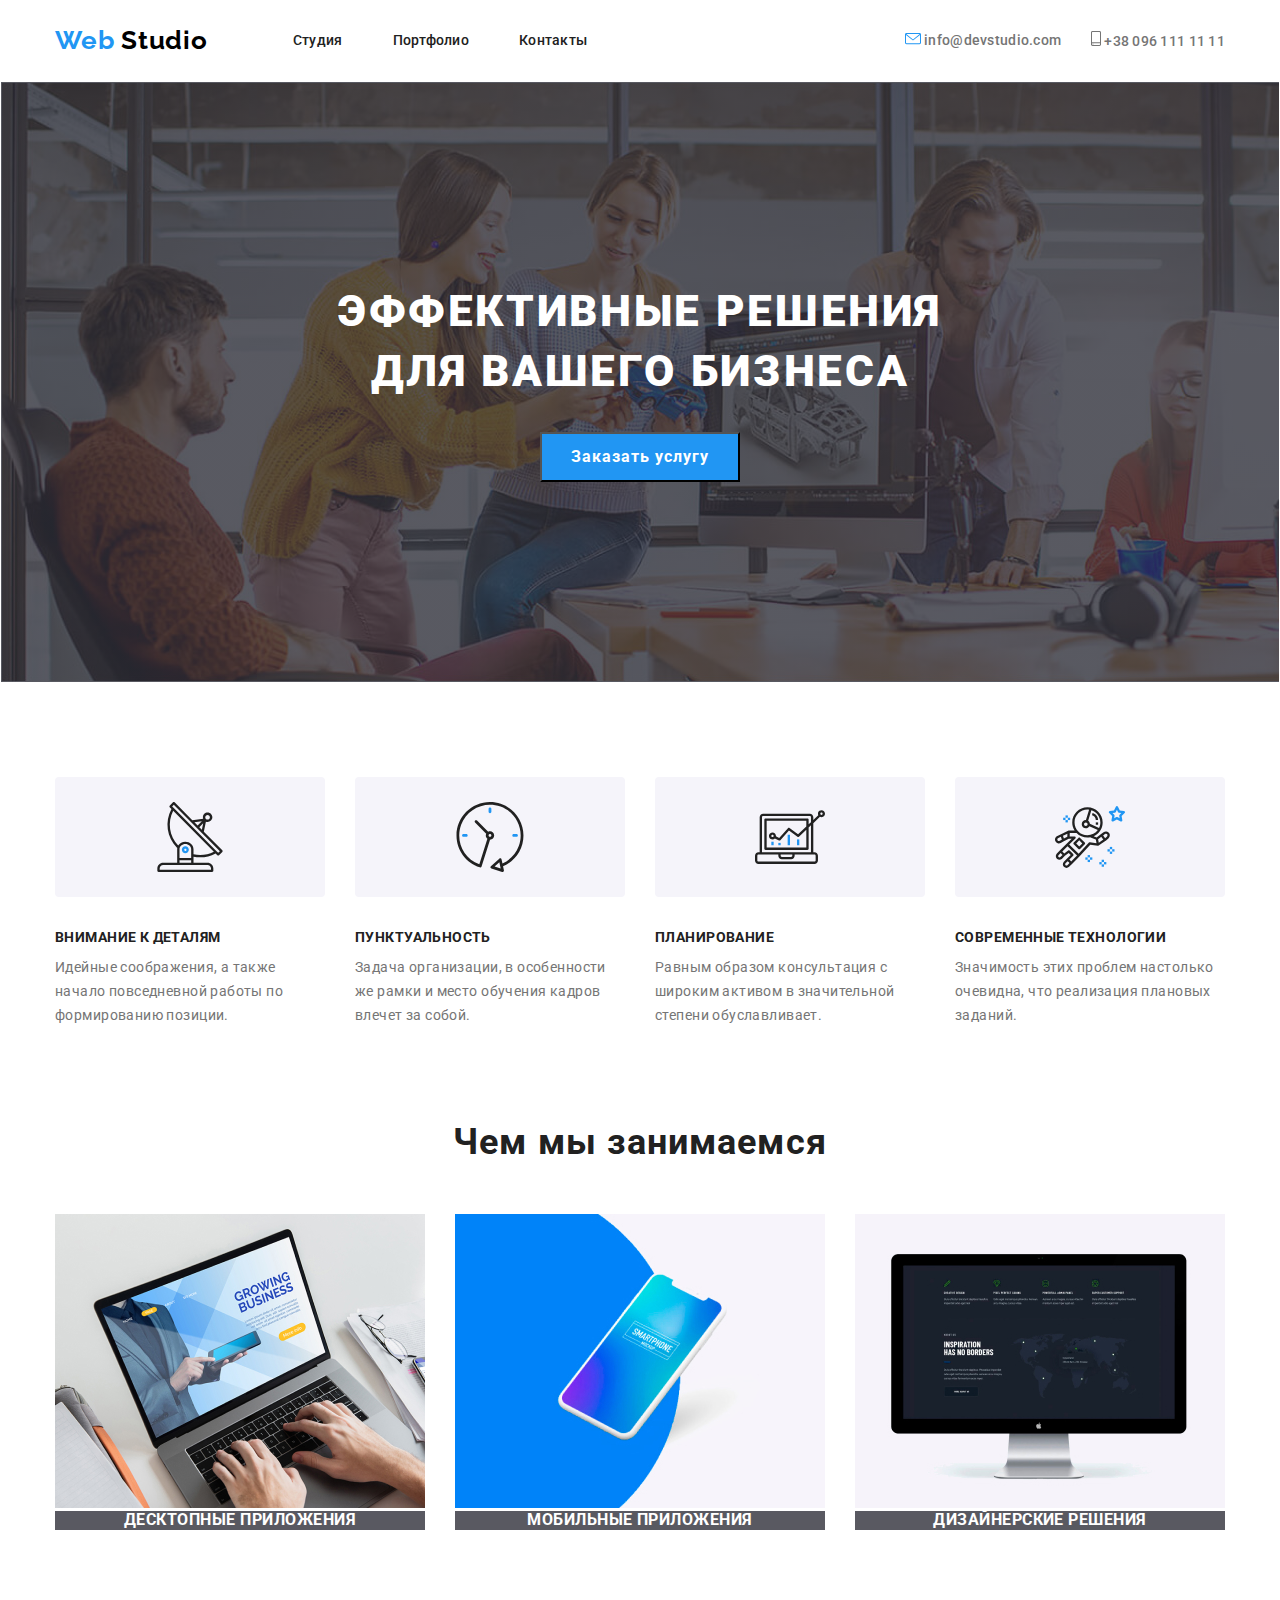
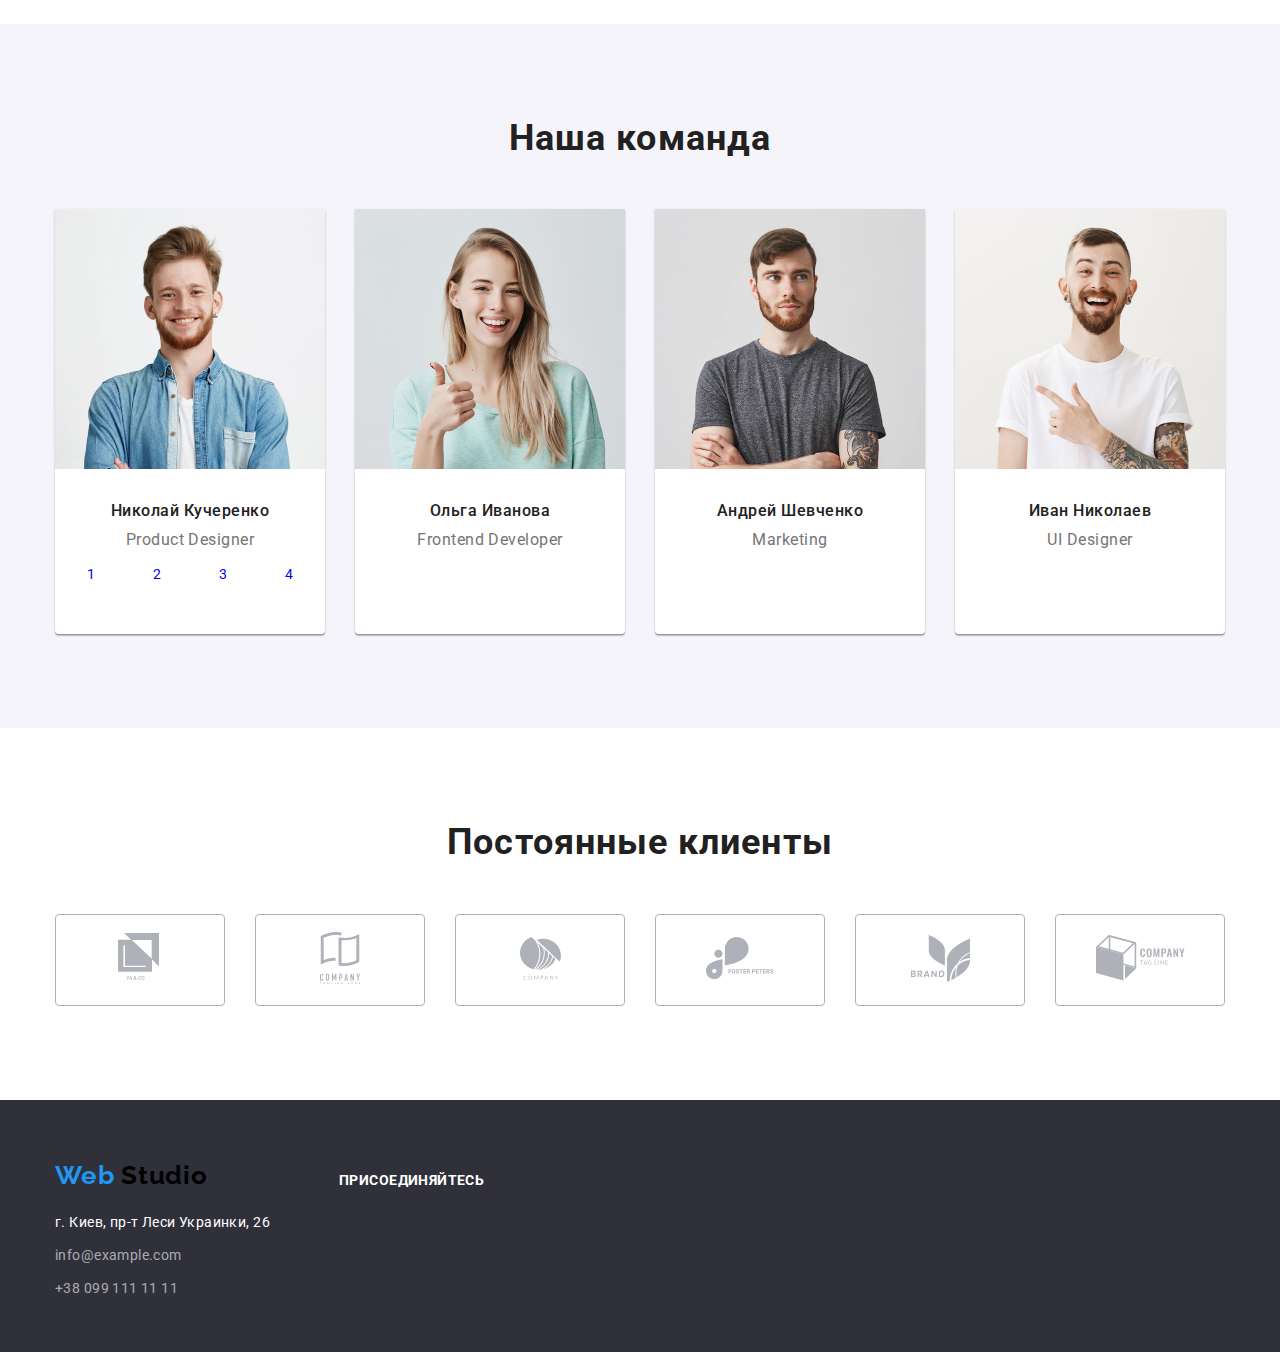
<file: index.html>
<!DOCTYPE html>
<html lang="ru">
<head>
    <meta charset="UTF-8">
    <meta name="viewport" content="width=device-width, initial-scale=1.0">
    <title>Web Studio</title>
    <link href="https://fonts.googleapis.com/css2?family=Raleway:wght@700&family=Roboto:wght@400;500;700;900&display=swap" rel="stylesheet">
    <link rel="stylesheet" href="./css/normalize.css">
    <link rel="stylesheet" href="./css/styles.css">
</head>
<body>
    <header class="header">
        <!-- Навигация сайта -->
        <div class="header-wrapper container">
            <nav class="navigation">
                <a class="logo link-logo" href="index.html">
                    <span class="logo-color">Web </span>Studio
                </a>
    
                <ul class="menu list">
                    <li class="menu-list-item list">
                        <a class="menu-link link" href="./index.html">Студия</a>
                    </li>
                    <li class="menu-list-item list">
                        <a class="menu-link link" href="./portfolio.html">Портфолио</a>
                    </li>
                    <li class="menu-list-item list">
                        <a class="menu-link link" href="">Контакты</a>
                    </li>
                </ul>
            </nav>
                
            <!--Контакты-->
                <ul class="header-adress">
                    <li class="header-adress-list list"><img src="./images/envelo.svg" alt="">
                        <a class="header-adress-link link" href="mailto:info@devstudio.com">info@devstudio.com</a>
                    </li>
                    <li class="header-adress-list list"><img src="./images/smartphone.svg" alt="">
                        <a class="header-adress-link link" href="tel:+380961111111"> +38 096 111 11 11</a> 
                    </li>
                </ul>
        </div>
    </header>
    <!--Герой-->
    <main class="main">
        <section class="hero-section">
            <div class="hero-wrapper-box">
                <div class="hero-wrapper container">
                    <h1 class="hero-title">
                        Эффективные решения <br> для вашего бизнеса
                    </h1>
                    <button class="btn-hero">Заказать услугу</button>
                </div>
            </div>
        </section>

      <!--"Преймущества" -->
      
      <section class="benefits">
          <div class="container">
            <ul class="list-benefits list">
                <li class="list-item-benefits">
                    <img class="list-item-img" src="./images/antenna.svg" alt="" width="70">
                  <h3 class="title-benefits">Внимание к деталям</h3>
                  <p class="description-benefits">Идейные соображения, а также начало повседневной работы по формированию позиции.
                  </p>
                </li>
                <li class="list-item-benefits">
                    <img class="list-item-img" src="./images/clock.svg" alt="" width="70">
                  <h3 class="title-benefits">Пунктуальность</h3>
                  <p class="description-benefits">Задача организации, в особенности же рамки и место обучения кадров влечет за собой.
                  </p>
                </li>
                <li class="list-item-benefits">
                    <img class="list-item-img" src="./images/diagram.svg" alt="" width="70">
                <h3 class="title-benefits" >Планирование</h3>
                <p class="description-benefits">Равным образом консультация с широким активом в значительной степени обуславливает.
                </p>
                </li>
                <li class="list-item-benefits">
                    <img class="list-item-img" src="./images/astronaut.svg" alt="" width="70">
                <h3 class="title-benefits">Современные технологии</h3>
                <p class="description-benefits">Значимость этих проблем настолько очевидна, что реализация плановых заданий.
                </p>
              </li>
              </ul>
          </div>
      </section>

      <!--Чем мы занимаемся - about Us-->
      <section class="about-us">
          <div class="container">
            <h2 class="title-abaut-us title">Чем мы занимаемся</h2>
            <ul class="about-us-list list">
                <li class="about-us-list-item">
                    <img src="./images/pr/pr-1.jpg" alt="" width= "370">
                    <h3 class="subtitle-about-us">Десктопные приложения</h3>
                </li>
                <li class="about-us-list-item">
                    <img src="./images/pr/pr-2.jpg" alt="" width="370">
                    <h3 class="subtitle-about-us">Мобильные приложения</h3>
                </li>
                <li class="about-us-list-item">
                    <img src="./images/pr/pr-3.jpg" alt="" width="370"> 
                    <h3 class="subtitle-about-us">Дизайнерские решения</h3>
                </li>
            </ul>
          </div>
      </section>

      <!--Команда-->
      <section class="team">
          <div class="team-wrapper">
              <div class="container">
                <h2 class="title-team title">Наша команда</h2>
                <ul class="team-list list">
                    <li class="team-list-item">
                        <img class="team-list-item-img" src="./images/img.jpg" alt="" width="270">
                       <h3 class="subtitle-team">Николай Кучеренко</h3>
                       <p class="text-team" lang="en">Product Designer</p>
                         <ul class="social-link-list list">
                             <li class="social-link-list-item">
                                     <a class="link" href="https://www.instagram.com/?hl=uk" aria-label="иконка инстаграма">1
                                     </a>
                                 </li>
                                 <li class="social-link-list-item">
                                     <a class="link" href="https://twitter.com/explore" aria-label="иконка твитер">2
                                    </a>
                                 </li>
                                 <li class="social-link-list-item">
                                     <a class="link" href="https://www.facebook.com/" aria-label="иконка фейсбук">3
                                     </a>
                                 </li>
                                 <li class="social-link-list-item">
                                     <a class="link" href="https://www.linkedin.com/" aria-label="иконка линкедин">4
                                     </a>
                                 </li>
    
                         </ul>
                    <li class="team-list-item">
                        <img class="team-list-item-img" src="./images/img-1.jpg" alt="" width="270">
                      <h3 class="subtitle-team">Ольга Иванова</h3>
                      <p class="text-team" lang="en">Frontend Developer</p>
                        <ul class="social-link-list list">
                             <li class="social-link-list-item">
                                     <a class="link" href="https://www.instagram.com/?hl=uk" aria-label="иконка инстаграма">
                                     </a>
                                 </li>
                                 <li class="social-link-list-item">
                                     <a class="link" href="https://twitter.com/explore" aria-label="иконка твитер">
                                    </a>
                                 </li>
                                 <li class="social-link-list-item">
                                     <a class="link" href="https://www.facebook.com/" aria-label="иконка фейсбук">
                                     </a>
                                 </li>
                                 <li class="social-link-list-item">
                                     <a class="link" href="https://www.linkedin.com/" aria-label="иконка линкедин">
                                     </a>
                                 </li>
                        </ul>    
                        <li class="team-list-item">
                            <img class="team-list-item-img" src="./images/img-2.jpg" alt="" width="270">
                           <h3 class="subtitle-team">Андрей Шевченко</h3>
                           <p class="text-team" lang="en">Marketing</p>
                             <ul class="social-link-list list">
                                 <li class="social-link-list-item">
                                     <a class="link" href="https://www.instagram.com/?hl=uk" aria-label="иконка инстаграма">
                                     </a>
                                 </li>
                                 <li class="social-link-list-item">
                                     <a class="link" href="https://twitter.com/explore" aria-label="иконка твитер">
                                    </a>
                                 </li>
                                 <li class="social-link-list-item">
                                     <a class="link" href="https://www.facebook.com/" aria-label="иконка фейсбук">
                                     </a>
                                 </li>
                                 <li class="social-link-list-item">
                                     <a class="link" href="https://www.linkedin.com/" aria-label="иконка линкедин">
                                     </a>
                                 </li>
       
                         </ul>
                        <li class="team-list-item">
                            <img class="team-list-item-img" src="./images/img-3.jpg" alt="" width="270">
                          <h3 class="subtitle-team">Иван Николаев</h3>
                          <p class="text-team" lang="en">UI Designer</p>
                            <ul class="social-link-list list">
                                 <li class="social-link-list-item">
                                     <a class="link" href="https://www.instagram.com/?hl=uk" aria-label="иконка инстаграма">
                                     </a>
                                 </li>
                                 <li class="social-link-list-item">
                                     <a class="link" href="https://twitter.com/explore" aria-label="иконка твитер">
                                    </a>
                                 </li>
                                 <li class="social-link-list-item">
                                     <a class="link" href="https://www.facebook.com/" aria-label="иконка фейсбук">
                                     </a>
                                 </li>
                                 <li class="social-link-list-item">
                                     <a class="link" href="https://www.linkedin.com/" aria-label="иконка линкедин">
                                     </a>
                                 </li>
                            </ul>    
               </ul>
              </div>
          </div>
      </section>
              
      <!--Наши клиенты-->
      <section class="client-section">
          <div class="container">
            <h2 class="client-title title">Постоянные клиенты</h2>
            <ul class="client-list list">
                <li class="client-list-item">
                    <a class="link" href="">
                       <img src="./images/logo-1.svg" alt="">
                    </a>
                </li>
                <li class="client-list-item">
                    <a class="link" href="">
                       <img src="./images/logo-2.svg" alt="">
                   </a>
               </li>
                <li class="client-list-item">
                    <a class="link" href="">
                        <img src="./images/logo-3.svg" alt="">
                    </a>
                </li>
                <li class="client-list-item">
                    <a class="link" href="">
                        <img src="./images/logo-4.svg" alt="">
                    </a>
                </li>
                <li class="client-list-item">
                    <a class="link" href="">
                        <img src="./images/logo-5.svg" alt="">
                    </a>
                </li>
                <li class="client-list-item">
                    <a class="link" href="">
                        <img src="./images/logo-6.svg" alt="">
                    </a>
                </li>
            </ul>
          </div>
      </section>
    </main>

    <!--Подвал сайта-->
    <footer class="footer">
        <div class="container">
            <div class="footer-addres-join-wrapper">
                <div class="addres-wrapper">
                    <a class="logo link-logo" href="index.html">
                        <span class="logo-color">Web </span>Studio
                    </a>
                <address class="addres-footer-map">
                    г. Киев, пр-т Леси Украинки, 26
                </address>
                <ul class="list-addres-footer">
                    <li class="list-item-addres-footer list">
                        <a class="addres-footer-mail link" href="mailto:info@example.com">info@example.com</a><br>
                    </li>
                    <li class="list-item-addres-footer list">
                        <a class="addres-footer-tel link" href="tel:+380991111111">+38 099 111 11 11</a>
                    </li>
                </ul>
                </div>
                <div class="footer-text-join-in-wrapper">
                    <b class="footer-text-join-in">Присоединяйтесь</b>
                <ul class="footer-social-link-list list">
                    <li class="footer-social-link-list-item">
                        <a href="https://www.instagram.com/?hl=uk" aria-label="иконка инстаграма">
                        </a>
                    </li>
                    <li class="footer-social-link-list-item">
                        <a href="https://twitter.com/explore" aria-label="иконка твитер">
                       </a>
                    </li>
                    <li class="footer-social-link-list-item">
                        <a href="https://www.facebook.com/" aria-label="иконка фейсбук">
                        </a>
                    </li>
                    <li class="footer-social-link-list-item">
                        <a href="https://www.linkedin.com/" aria-label="иконка линкедин">
                        </a>
                    </li>
                </ul>    
                </div>
            </div>
        </div>
    </footer>
</body>
</html>

<!--
    Raleway bold

    roboto medium
    roboto black
    roboto bold
    roboto regular
    проверка
-->
</file>
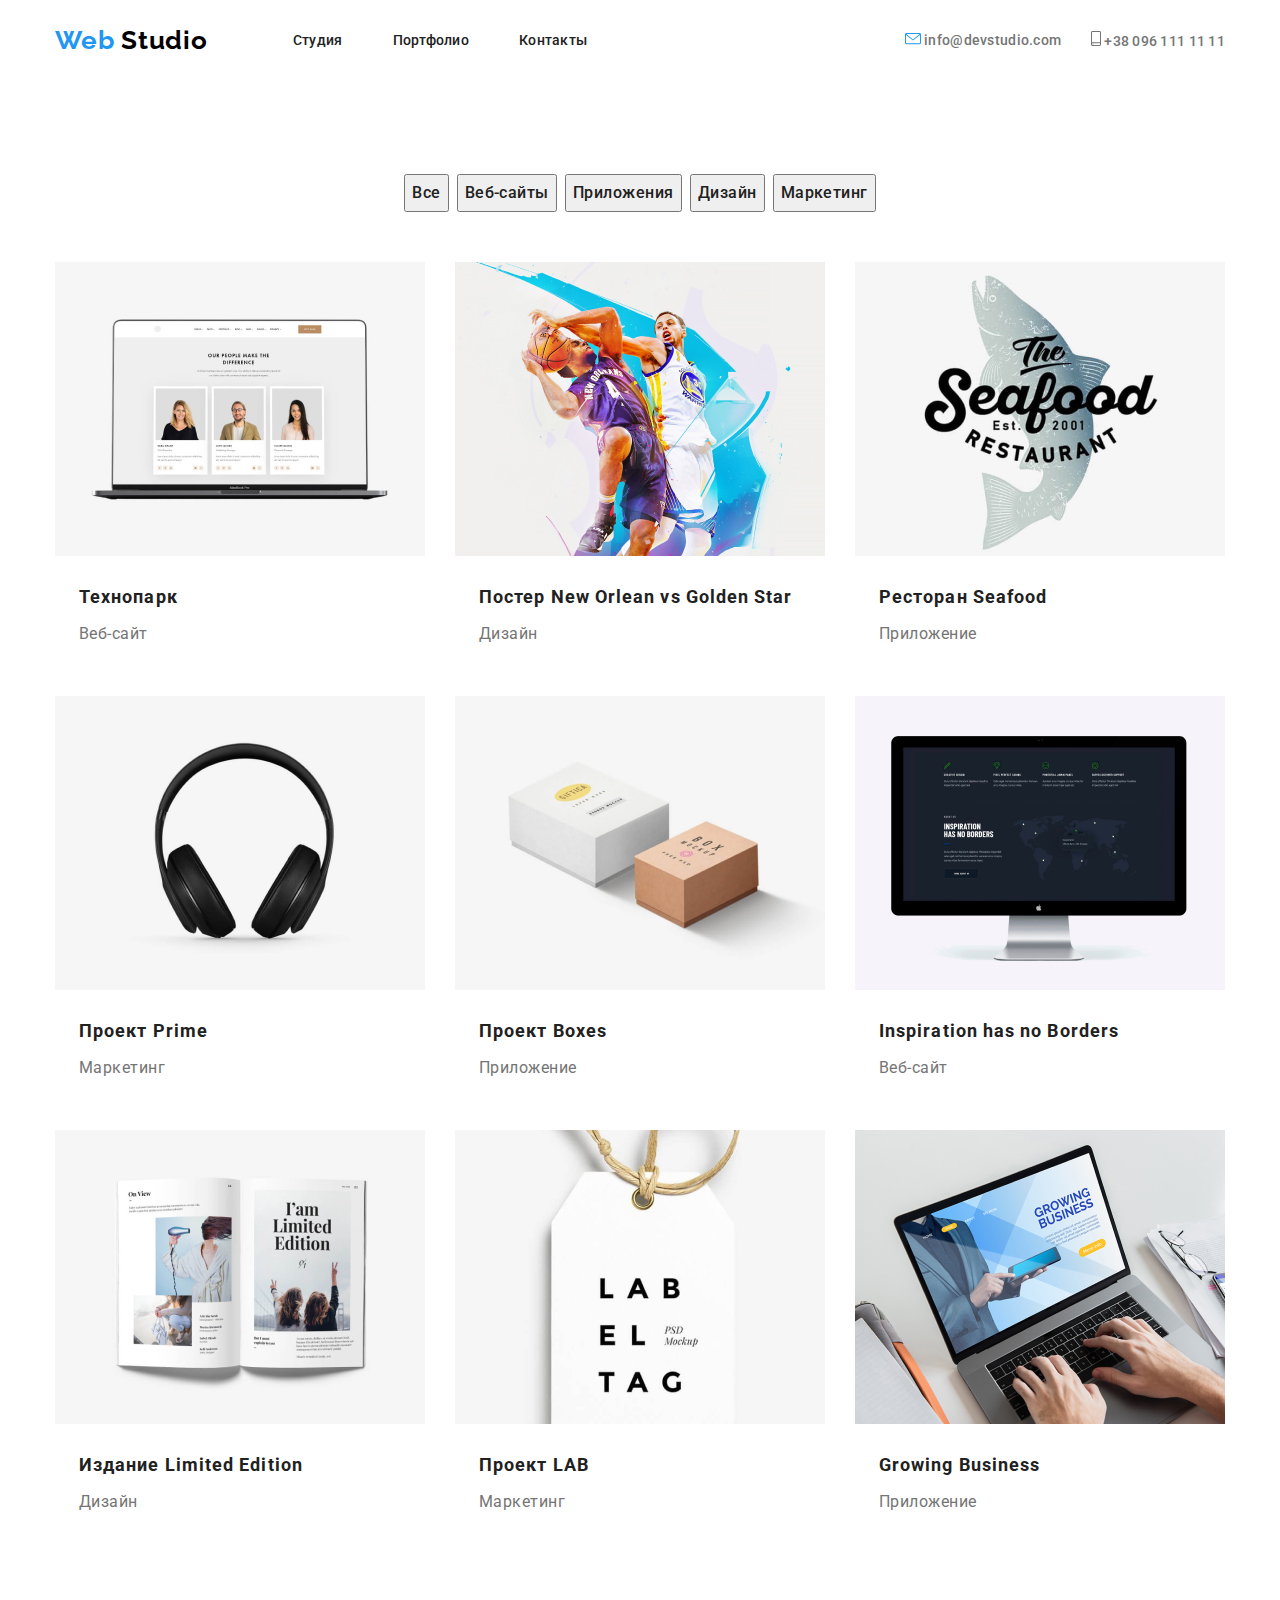
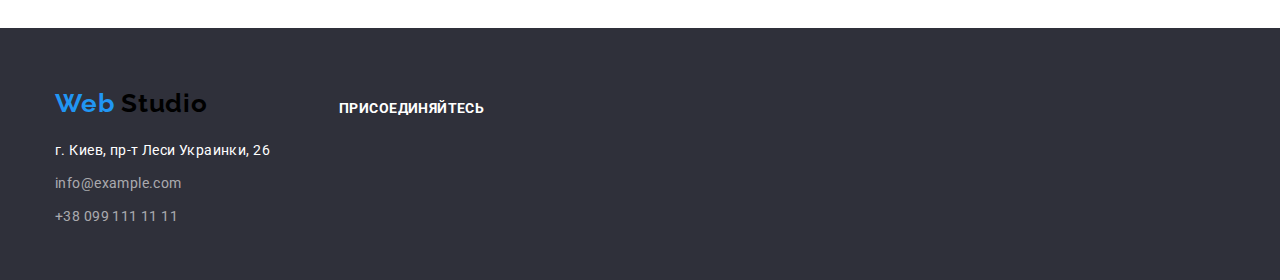
<file: portfolio.html>
<!DOCTYPE html>
<html lang="ru">
<head>
    <meta charset="UTF-8">
    <meta name="viewport" content="width=device-width, initial-scale=1.0">
    <title>Web Studio</title>
    <link href="https://fonts.googleapis.com/css2?family=Raleway:wght@700&family=Roboto:wght@400;500;700;900&display=swap" rel="stylesheet">
    <link rel="stylesheet" href="./css/normalize.css">
    <link rel="stylesheet" href="./css/styles.css">
    
</head>
<body>
    <header class="header">
        <!-- Навигация сайта -->
        <div class="header-wrapper container">
            <nav class="navigation">
                <a class="logo link-logo" href="index.html">
                    <span class="logo-color">Web </span>Studio
                </a>
    
                <ul class="menu list">
                    <li class="menu-list-item list">
                        <a class="menu-link link" href="./index.html">Студия</a>
                    </li>
                    <li class="menu-list-item list">
                        <a class="menu-link link" href="./portfolio.html">Портфолио</a>
                    </li>
                    <li class="menu-list-item list">
                        <a class="menu-link link" href="">Контакты</a>
                    </li>
                </ul>
            </nav>  
            <!--Контакты-->
                <ul class="header-adress">
                    <li class="header-adress-list list"><img src="./images/envelo.svg" alt="">
                        <a class="header-adress-link link" href="mailto:info@devstudio.com">info@devstudio.com</a>
                    </li>
                    <li class="header-adress-list list"><img src="./images/smartphone.svg" alt="">
                        <a class="header-adress-link link" href="tel:+380961111111"> +38 096 111 11 11</a> 
                    </li>
                </ul>
                
        </div>
    </header>
    
    <!--фильтр-->
    <section class="btn-section">
        <div class="container btn-wrapper">  
            <h1 hidden>Портфолио</h1>
        <ul class="btn-list list">
            <li class="btn-list-item">
                <button class="button">Все</button>
            </li>
            <li class="btn-list-item">
                <button class="button">Веб-сайты</button>
            </li>
            <li class="btn-list-item">
                <button class="button">Приложения</button>
            </li>
            <li class="btn-list-item">
                <button class="button">Дизайн</button>
            </li>
            <li class="btn-list-item">
                <button class="button">Маркетинг</button>
            </li>
        </ul>
        </div>
    </section>
    <section class="section-portfolio">
        <div class="container">
            <ul class="list-portfolio list">
                <li class="list-item-portfolio">
                    <a class="link-portfolio" href="">
                        <img src="./images/portfolio/pipl.jpg" alt="" width="370">
                        <h2 class="title-portfolio">Технопарк</h2>
                        <p class="text-portfolio">Веб-сайт</p>
                        <p class="desc-portfolio"  hidden>Технокряк это современная площадка распространения коронавируса. Компании используют эту платформу для цифрового шпионажа и атак на защищённые сервера конкурентов. 
                        </p>
                    </a>
                </li>
                <li>
                    <a class="link-portfolio" href="">
                        <img src="./images/portfolio/bask.jpg" alt="" width="370">
                        <h2 class="title-portfolio">Постер New Orlean vs Golden Star</h2>
                        <p class="text-portfolio">Дизайн</p>
                        <p class="desc-portfolio" hidden>Технокряк это современная площадка распространения коронавируса. Компании используют эту платформу для цифрового шпионажа и атак на защищённые сервера конкурентов. 
                        </p>
                    </a>
                </li>
                <li>
                    <a class="link-portfolio" href="">
                        <img src="./images/portfolio/restaurant.jpg" alt="" width="370">
                        <h2 class="title-portfolio">Ресторан Seafood</h2>
                        <p class="text-portfolio">Приложение</p>
                        <p class="desc-portfolio" hidden>Технокряк это современная площадка распространения коронавируса. Компании используют эту платформу для цифрового шпионажа и атак на защищённые сервера конкурентов. 
                        </p>
                    </a>
                </li>
                <li>
                    <a class="link-portfolio" href="">
                        <img src="./images/portfolio/prime.jpg" alt="" width="370">
                        <h2 class="title-portfolio">Проект Prime</h2>
                        <p class="text-portfolio">Маркетинг</p>
                        <p class="desc-portfolio" hidden> hiddenТехнокряк это современная площадка распространения коронавируса. Компании используют эту платформу для цифрового шпионажа и атак на защищённые сервера конкурентов. 
                        </p>
                    </a>
                </li>
                <li>
                    <a class="link-portfolio" href="">
                        <img src="./images/portfolio/boxes.jpg" alt="" width="370">
                        <h2 class="title-portfolio">Проект Boxes</h2>
                        <p class="text-portfolio">Приложение</p>
                        <p class="desc-portfolio" hidden>Технокряк это современная площадка распространения коронавируса. Компании используют эту платформу для цифрового шпионажа и атак на защищённые сервера конкурентов. 
                        </p>
                    </a>
                </li>
                <li>
                    <a class="link-portfolio" href="">
                        <img src="./images/portfolio/borders.jpg" alt="" width="370">
                        <h2 class="title-portfolio">Inspiration has no Borders</h2>
                        <p class="text-portfolio">Веб-сайт</p>
                        <p class="desc-portfolio" hidden>Технокряк это современная площадка распространения коронавируса. Компании используют эту платформу для цифрового шпионажа и атак на защищённые сервера конкурентов. 
                        </p>
                    </a>
                </li>
                <li>
                    <a class="link-portfolio" href="">
                        <img src="./images/portfolio/limited.jpg" alt="" width="370">
                        <h2 class="title-portfolio">Издание Limited Edition</h2>
                        <p class="text-portfolio">Дизайн</p>
                        <p class="desc-portfolio" hidden>Технокряк это современная площадка распространения коронавируса. Компании используют эту платформу для цифрового шпионажа и атак на защищённые сервера конкурентов. 
                        </p>
                    </a>
                </li>
                <li>
                    <a class="link-portfolio" href="">
                        <img src="./images/portfolio/lab.jpg" alt="" width="370">
                        <h2 class="title-portfolio">Проект LAB</h2>
                        <p class="text-portfolio">Маркетинг</p>
                        <p class="desc-portfolio" hidden>Технокряк это современная площадка распространения коронавируса. Компании используют эту платформу для цифрового шпионажа и атак на защищённые сервера конкурентов. 
                        </p>
                    </a>
                </li>
                <li>
                    <a class="link-portfolio" href="">
                        <img src="./images/portfolio/grow.jpg" alt="" width="370">
                        <h2 class="title-portfolio">Growing Business</h2>
                        <p class="text-portfolio">Приложение</p>
                        <p class="desc-portfolio" hidden>Технокряк это современная площадка распространения коронавируса. Компании используют эту платформу для цифрового шпионажа и атак на защищённые сервера конкурентов. 
                        </p>
                    </a>
                </li>
            </ul>
        </div>
    </section>
    
<!--Подвал сайта-->
<footer class="footer">
    <div class="container">
        <div class="footer-addres-join-wrapper">
            <div class="addres-wrapper">
                <a class="logo link-logo" href="index.html">
                    <span class="logo-color">Web </span>Studio
                </a>
            <address class="addres-footer-map">
                г. Киев, пр-т Леси Украинки, 26
            </address>
            <ul class="list-addres-footer">
                <li class="list-item-addres-footer list">
                    <a class="addres-footer-mail link" href="mailto:info@example.com">info@example.com</a><br>
                </li>
                <li class="list-item-addres-footer list">
                    <a class="addres-footer-tel link" href="tel:+380991111111">+38 099 111 11 11</a>
                </li>
            </ul>
            </div>
            <div class="footer-text-join-in-wrapper">
                <b class="footer-text-join-in">Присоединяйтесь</b>
            <ul class="footer-social-link-list list">
                <li class="footer-social-link-list-item">
                    <a href="https://www.instagram.com/?hl=uk" aria-label="иконка инстаграма">
                    </a>
                </li>
                <li class="footer-social-link-list-item">
                    <a href="https://twitter.com/explore" aria-label="иконка твитер">
                   </a>
                </li>
                <li class="footer-social-link-list-item">
                    <a href="https://www.facebook.com/" aria-label="иконка фейсбук">
                    </a>
                </li>
                <li class="footer-social-link-list-item">
                    <a href="https://www.linkedin.com/" aria-label="иконка линкедин">
                    </a>
                </li>
            </ul>    
            </div>
        </div>
    </div>
</footer>
</body>
</html>
</file>
<file: css/styles.css>
:root {
  --main-font: 'Roboto', sans-serif;
  --secondary-font: 'Raleway', sans-serif;
 --title-dark-words-color: #212121;
  --title-light-words-color: #FFFFFF;
  --title-gray-words-color: #757575;
  --accent-color: #2196F3;
}

body {
  background-color: var(--title-light-words-color);
  font-family: var(--main-font);
  font-size: 14px;
  color: var(--title-dark-words-color);
}

.header-wrapper .link,
.link-logo {
  text-decoration: none;
  padding-top: 24px;
  padding-bottom: 25px;
}

.link {
  text-decoration: none;
}

.list {
  list-style: none
}

.container {
  width: 1170px;
  padding-left: 15px;
  padding-right: 15px;
  margin-left: auto;
  margin-right: auto;
}

ul, h1, h2, h3 {
  padding: 0px;
  margin: 0px;
}

/*Логотип*/

.navigation {
  display: flex;
  align-items: center;
}

.navigation .logo {
  margin-right: 85px;
}

.logo {
font-family: var(--secondary-font);
font-style: normal;
font-weight: 700;
font-size: 26px;
line-height: 1.19;
letter-spacing: 0.03em;
color: #000000;
}


.logo-color {
  color: var(--accent-color);
}

/* Меню*/
.menu {
  display: flex;
}

.menu-list-item:not(:last-child) {
  margin-right: 50px;
}


.menu-link {
  font-weight: 500;
  line-height: 1.14;
  letter-spacing: 0.02em;
  color: var(--title-dark-words-color);
}

.link:hover,
.link:focus {
  color: var(--accent-color);
}

/*Контакты*/

.header-wrapper {
  display: flex;
  justify-content: space-between;
  height: 81px;
  
}
.header-adress {
  display: flex;
  align-items: center;
}

.header-adress-list:not(:last-child) {
  margin-right: 30px;
}

.header-adress-link {
 font-weight: 500;
 line-height: 1.14;
 letter-spacing: 0.02em;
color: var(--title-gray-words-color);
}

/*Герой*/
/*временное свойство для лучшего восприятия белого текста*/
.hero-wrapper-box {
  max-width: 1600px;
  background-image: linear-gradient(
    rgba(47, 48, 58, 0.8),
    rgba(47, 48, 58, 0.8)
  ),
  url(../images/header-copi-smol.jpg);
  background-origin:padding-box;
  border: 1px solid #FFFFFF;
  background-repeat: no-repeat;

}

  .hero-wrapper {
    padding-top: 200px;
    padding-bottom: 200px;
  }

.hero-title {
width: 696px;
height: 120px;
margin-left: auto;
margin-right: auto;
margin-bottom: 30px;

 font-weight: 900;
 font-size: 44px;
 line-height: 1.36;
 text-align: center;
 letter-spacing: 0.06em;
 text-transform: uppercase;
 color: var(--title-light-words-color);
 /* Цвет текста должен быть белый но пока оставлю по умолчанию*/
}

.btn-hero {
  display: block;
  width: 200px;
  height: 50px;
  margin-left: auto;
  margin-right: auto;

font-weight: 700;
font-size: 16px;
line-height: 1.87;
letter-spacing: 0.06em;
color: var(--title-light-words-color);
background-color: var(--accent-color);
}

/*Преймущества*/
.benefits .list-benefits {
  display: flex;
  padding-top: 94px;
  padding-bottom: 94px;
}

.list-item-benefits {
  width: 270px;
  height: 251px;
}
.list-item-benefits:not(:last-child) {
  margin-right: 30px;
}

.list-item-img {
  padding-top: 25px;
  padding-left: 100px;
  padding-bottom: 25px;
  padding-right: 100px;
  background-color: #F5F4FA;
  border-radius: 4px;

  margin-bottom: 30px;
  
}

.title-benefits {
font-size: 14px;
font-weight: 700;
line-height: 1.14;
letter-spacing: 0.03em;
text-transform: uppercase;
color: var(--title-dark-words-color);

margin-bottom: 10px;
}

.description-benefits {
font-weight: 400;
line-height: 1.71;
letter-spacing: 0.03em;
color: var(--title-gray-words-color);

margin: 0px;
}

/* Чем мы занимаемся - about Us*/
.title-abaut-us{
  margin-bottom: 50px;
}

.about-us-list {
  display: flex;
  padding-bottom: 94px;
}

.about-us-list-item:not(:last-child) {
  margin-right: 30px;
}

.title {
font-weight: 700;
font-size: 36px;
line-height: 1.16;
text-align: center;
letter-spacing: 0.03em;
color: var(--title-dark-words-color);
}

.subtitle-about-us {
font-weight: 700;
line-height: 1.14;
text-align: center;
letter-spacing: 0.03em;
text-transform: uppercase;
color: var(--title-light-words-color);
/*background-color сделал для наглядности в дальнейшем уберется*/
background-color: rgba(47, 48, 58, 0.8);
}

/* Команда*/
.team-wrapper {
background-color: #F5F4FA;
max-width: 1600px;
}

.team-list {
  display: flex;
  padding-bottom: 94px;
  width: 1170px;
}

.title-team {
  margin-bottom: 50px;
  padding-top: 94px;
}

.team-list-item:not(:last-child) {
margin-right: 30px;
}

.team-list-item{
  background-color: #FFFFFF;
  box-shadow: 0px 2px 1px rgba(0, 0, 0, 0.2), 0px 1px 1px rgba(0, 0, 0, 0.14), 0px 1px 3px rgba(0, 0, 0, 0.12);
border-radius: 0px 0px 4px 4px;
}

.team-list-item-img {
  margin-bottom: 30px;
}

.social-link-list {
  display: flex;
  width: 206px;
  height: 44px;
  padding-bottom: 24px;
  margin-left: auto;
  margin-right: auto;
  justify-content: space-between;

}

.subtitle-team {
margin-bottom: 10px;

font-weight: 500;
font-size: 16px;
line-height: 1.18;
text-align: center;
letter-spacing: 0.03em;
color: var(--title-dark-words-color);
}

.text-team {
margin-top: 0px;
margin-bottom: 16px;

  
font-weight: 400;
font-size: 16px;
line-height: 1.18;
text-align: center;
letter-spacing: 0.03em;
color: var(--title-gray-words-color);
}
/*Клиенты*/
.client-title {
  margin-bottom: 50px;
}

.client-list {
display: flex;
}

.client-list-item {
  display: flex;
  align-items: center;
  justify-content: center;

  width: 170px;
  height: 90px;
  border: solid 1px #AFB1B8;
  border-radius: 4px;
}
.client-list-item:not(:last-child) {
  margin-right: 30px;
}

.client-section {
  padding-top: 94px;
  padding-bottom: 94px;
}

/* Подвал сайта*/

.footer {
  height: 252px;
  background-color:#2F303A;
}

.footer-addres-join-wrapper {
  display: flex;
}

.addres-wrapper {
  margin-top: 60px;
}

.addres-wrapper .logo {
  padding: 0px;
}

.addres-footer-map {
 padding: 0px;
  margin-top: 20px;
}

.list-item-addres-footer {
  margin-top: 9px;
}


.footer-text-join-in-wrapper {
  width: 206px;
  height: 80px;
  margin-top: 72px;
  margin-left: 69px;
}

.addres-footer-map {
font-style: normal;
font-weight: 400;
font-size: 14px;
line-height: 1.71;
letter-spacing: 0.03em;
color: var(--title-light-words-color);
}

.addres-footer-mail,
.addres-footer-tel{
font-style: normal;
font-weight: 400;
font-size: 14px;
line-height: 1.71;
letter-spacing: 0.03em;
color: rgba(255, 255, 255, 0.6);
}

.footer-text-join-in {
font-weight: 700;
font-size: 14px;
line-height: 1.14;
letter-spacing: 0.03em;
text-transform: uppercase;
color: var(--title-light-words-color);
}


/*Стили для страницы портфоли "Portfolio.html"*/
/*Кнопки*/
.btn-wrapper {
  padding-top: 93px;
}

.btn-list {
  width: 611px;
  height: 54px;
  display: flex;
  margin-left:auto;
  margin-right: auto;
  margin-bottom: 34px;
  justify-content: center;
}

.btn-list-item:not(:last-child) {
  margin-right: 8px;
}

.button {
height: 38px; /* Временное свойство*/

font-weight: 500;
font-size: 16px;
line-height: 1.26;
text-align: center;
letter-spacing: 0.03em;
color: var(--title-dark-words-color);
}

.button:hover,
.button:focus {
 color: var(--title-light-words-color);
 background-color: var(--accent-color);
}

/*Портфолио ГАЛЕРЕЯ*/
.list-portfolio {
  display: flex;
  flex-wrap: wrap;
  margin-bottom: 94px;
}
.list-portfolio > li {
width: calc((100% - 60px) /3);
height: 404px;
margin-right: 30px;
margin-bottom: 30px;
}

/*  width: 370px;
  height: 404px;
  margin-right: 30px;
  margin-bottom: 30px;
}
*/
.list-portfolio > li:nth-child(3n) {
  margin-right: 0px;
}

.list-portfolio > li:nth-last-child(-n+3) {
  margin-bottom: 0px;
}

.link-portfolio{
  text-decoration: none;
}

.title-portfolio {
width: 322px;
height: 36px;
margin-bottom: 4px;
margin-left: 24px;

text-decoration: none;
font-weight: 700;
font-size: 18px;
line-height: 2.00;
letter-spacing: 0.06em;
color: var(--title-dark-words-color);
}

.link-portfolio > img {
  margin-bottom: 20px;
}

.text-portfolio {
  width: 322px;
  height: 30px;
  margin: 0px;
  margin-left: 24px;

font-weight: 400;
font-size: 16px;
line-height: 1.87;
letter-spacing: 0.03em;
color: var(--title-gray-words-color);
}

.desc-portfolio {
font-weight: 400;
font-size: 18px;
line-height: 1.56;
letter-spacing: 0.03em;
color:var(--title-light-words-color);
}
</file>
